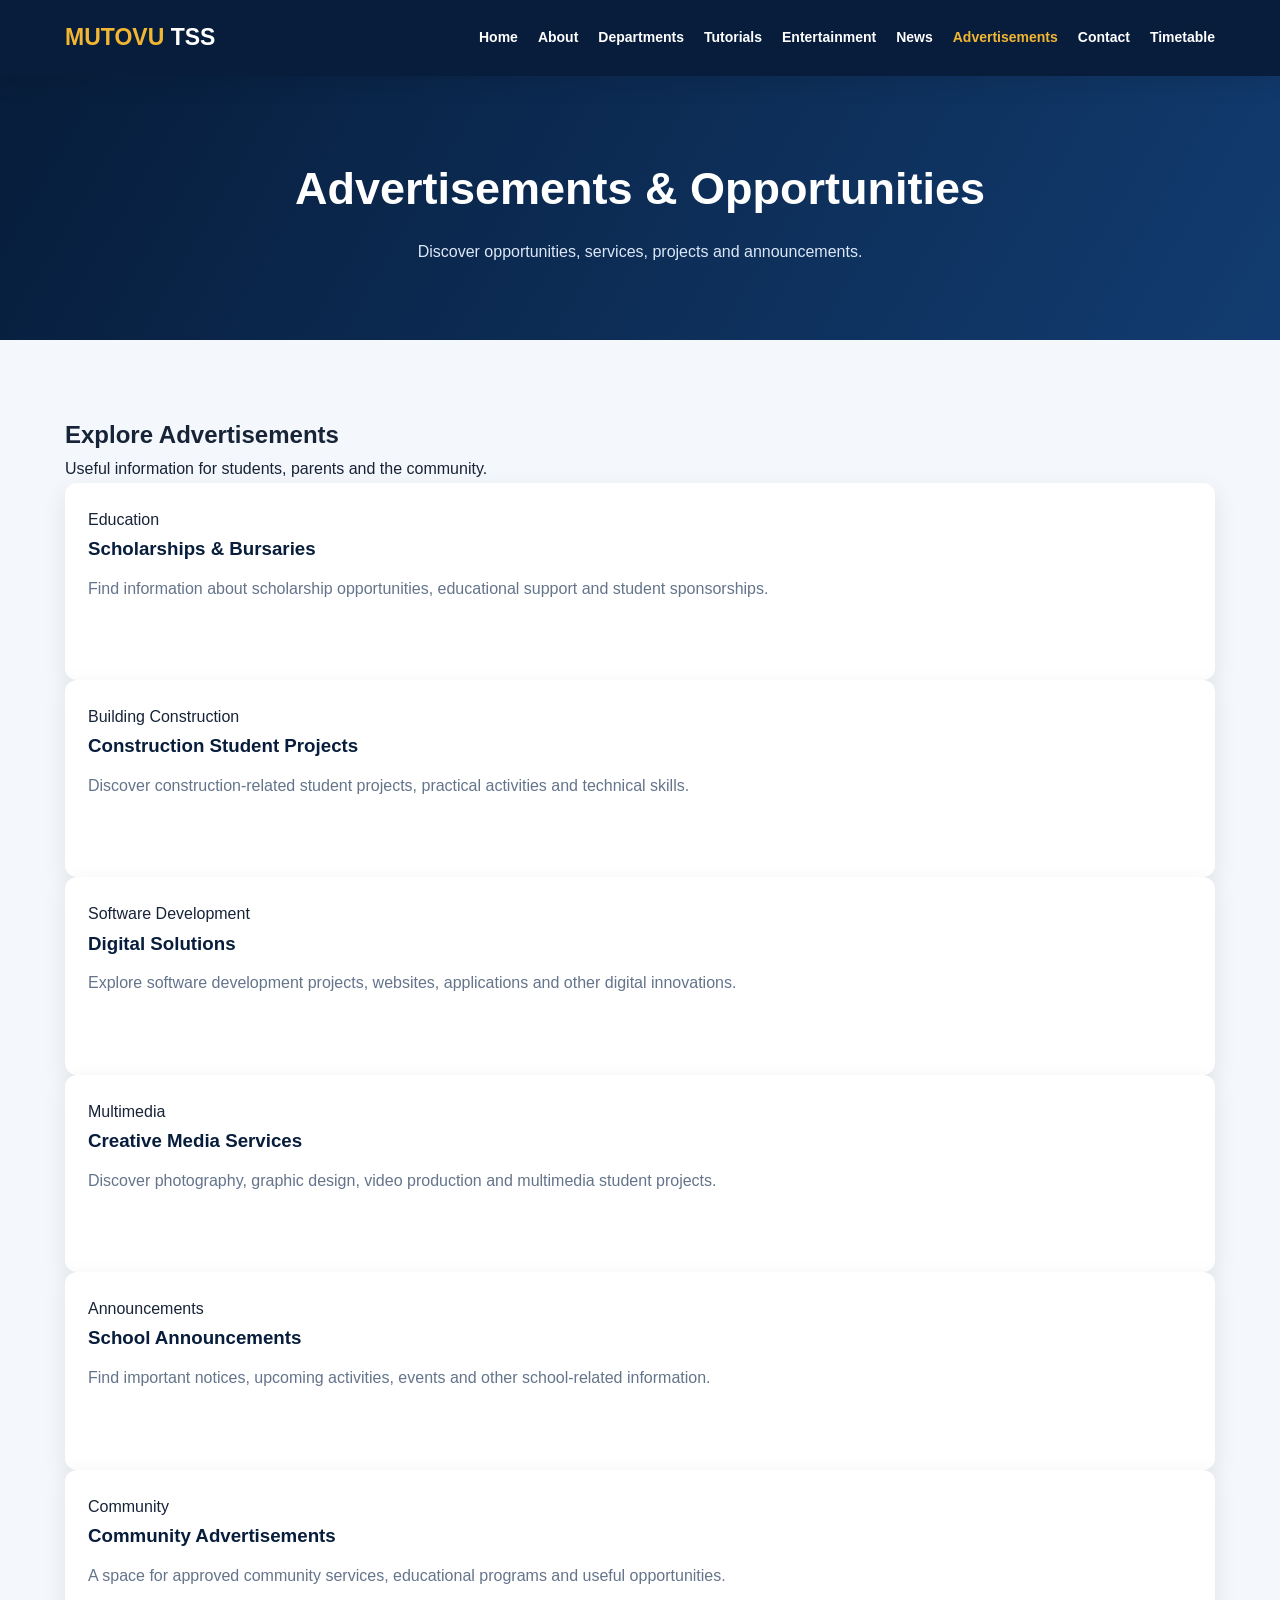
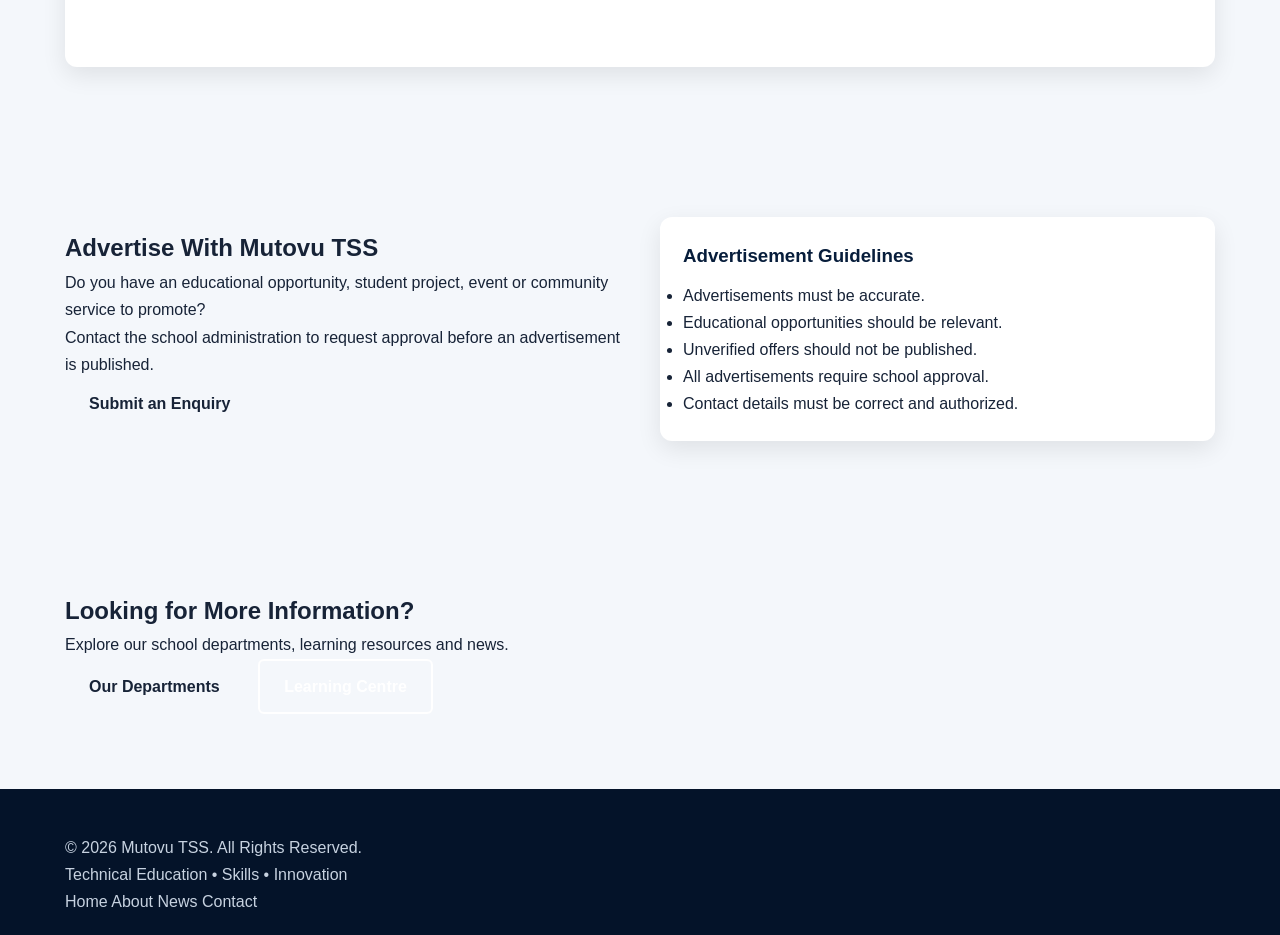
<file: advertisements.html>
<!DOCTYPE html>
<html lang="en">
<head>
    <meta charset="UTF-8">
    <meta name="viewport" content="width=device-width, initial-scale=1.0">
    <meta name="description" content="Advertisements, opportunities and announcements from Mutovu TSS.">
    <title>Advertisements | Mutovu TSS</title>
    <link rel="stylesheet" href="style.css">
    <link rel="icon" type="image/svg+xml" href="favicon.svg">
</head>

<body>

<header class="site-header">
    <div class="container header-content">
        <a href="index.html" class="logo">MUTOVU <span>TSS</span></a>

        <button class="menu-toggle" aria-label="Open navigation menu">
            ☰
        </button>

        <nav>
            
                <a href="index.html">Home</a>
                <a href="about.html">About</a>
                <a href="departments.html">Departments</a>
                <a href="tutorials.html">Tutorials</a>
                <a href="entertainment.html">Entertainment</a>
                <a href="news.html">News</a>
                <a href="advertisements.html">Advertisements</a>
                
                <a href="contact 1.html">Contact</a>
            <a href="timetable.html">Timetable</a>
        </nav>
    </div>
</header>

<main>

    <section class="page-banner">
        <div class="container">
            <h1>Advertisements & Opportunities</h1>
            <p>Discover opportunities, services, projects and announcements.</p>
        </div>
    </section>

    <section class="section">
        <div class="container">
            <div class="section-heading">
                <h2>Explore Advertisements</h2>
                <p>Useful information for students, parents and the community.</p>
            </div>

            <div class="card-grid">

                <article class="card">
                    <div class="card-content">
                        <span class="badge">Education</span>
                        <h3>Scholarships & Bursaries</h3>
                        <p>
                            Find information about scholarship opportunities,
                            educational support and student sponsorships.
                        </p>
                        <a href="contact 1.html" class="btn btn-outline">
                            Request Information
                        </a>
                    </div>
                </article>

                <article class="card">
                    <div class="card-content">
                        <span class="badge">Building Construction</span>
                        <h3>Construction Student Projects</h3>
                        <p>
                            Discover construction-related student projects,
                            practical activities and technical skills.
                        </p>
                        <a href="departments.html" class="btn btn-outline">
                            Explore Department
                        </a>
                    </div>
                </article>

                <article class="card">
                    <div class="card-content">
                        <span class="badge">Software Development</span>
                        <h3>Digital Solutions</h3>
                        <p>
                            Explore software development projects, websites,
                            applications and other digital innovations.
                        </p>
                        <a href="tutorials.html" class="btn btn-outline">
                            Learn More
                        </a>
                    </div>
                </article>

                <article class="card">
                    <div class="card-content">
                        <span class="badge">Multimedia</span>
                        <h3>Creative Media Services</h3>
                        <p>
                            Discover photography, graphic design, video
                            production and multimedia student projects.
                        </p>
                        <a href="departments.html" class="btn btn-outline">
                            Explore Department
                        </a>
                    </div>
                </article>

                <article class="card">
                    <div class="card-content">
                        <span class="badge">Announcements</span>
                        <h3>School Announcements</h3>
                        <p>
                            Find important notices, upcoming activities,
                            events and other school-related information.
                        </p>
                        <a href="news.html" class="btn btn-outline">
                            View School News
                        </a>
                    </div>
                </article>

                <article class="card">
                    <div class="card-content">
                        <span class="badge">Community</span>
                        <h3>Community Advertisements</h3>
                        <p>
                            A space for approved community services,
                            educational programs and useful opportunities.
                        </p>
                        <a href="contact 1.html" class="btn btn-outline">
                            Contact the School
                        </a>
                    </div>
                </article>

            </div>
        </div>
    </section>

    <section class="section section-light">
        <div class="container two-column">
            <div>
                <h2>Advertise With Mutovu TSS</h2>
                <p>
                    Do you have an educational opportunity, student project,
                    event or community service to promote?
                </p>
                <p>
                    Contact the school administration to request approval
                    before an advertisement is published.
                </p>
                <a href="contact 1.html" class="btn">Submit an Enquiry</a>
            </div>

            <div class="card">
                <div class="card-content">
                    <h3>Advertisement Guidelines</h3>
                    <ul>
                        <li>Advertisements must be accurate.</li>
                        <li>Educational opportunities should be relevant.</li>
                        <li>Unverified offers should not be published.</li>
                        <li>All advertisements require school approval.</li>
                        <li>Contact details must be correct and authorized.</li>
                    </ul>
                </div>
            </div>
        </div>
    </section>

    <section class="section">
        <div class="container text-center">
            <h2>Looking for More Information?</h2>
            <p>Explore our school departments, learning resources and news.</p>
            <a href="departments.html" class="btn">Our Departments</a>
            <a href="tutorials.html" class="btn btn-outline">Learning Centre</a>
        </div>
    </section>

</main>

<footer class="site-footer">
    <div class="container">
        <p>&copy; <span class="current-year"></span> Mutovu TSS. All Rights Reserved.</p>
        <p>Technical Education • Skills • Innovation</p>
        <div class="footer-links">
            <a href="index.html">Home</a>
            <a href="about.html">About</a>
            <a href="news.html">News</a>
            <a href="contact 1.html">Contact</a>
        </div>
    </div>
</footer>

<script src="script.js"></script>

</body>
</html>
</file>
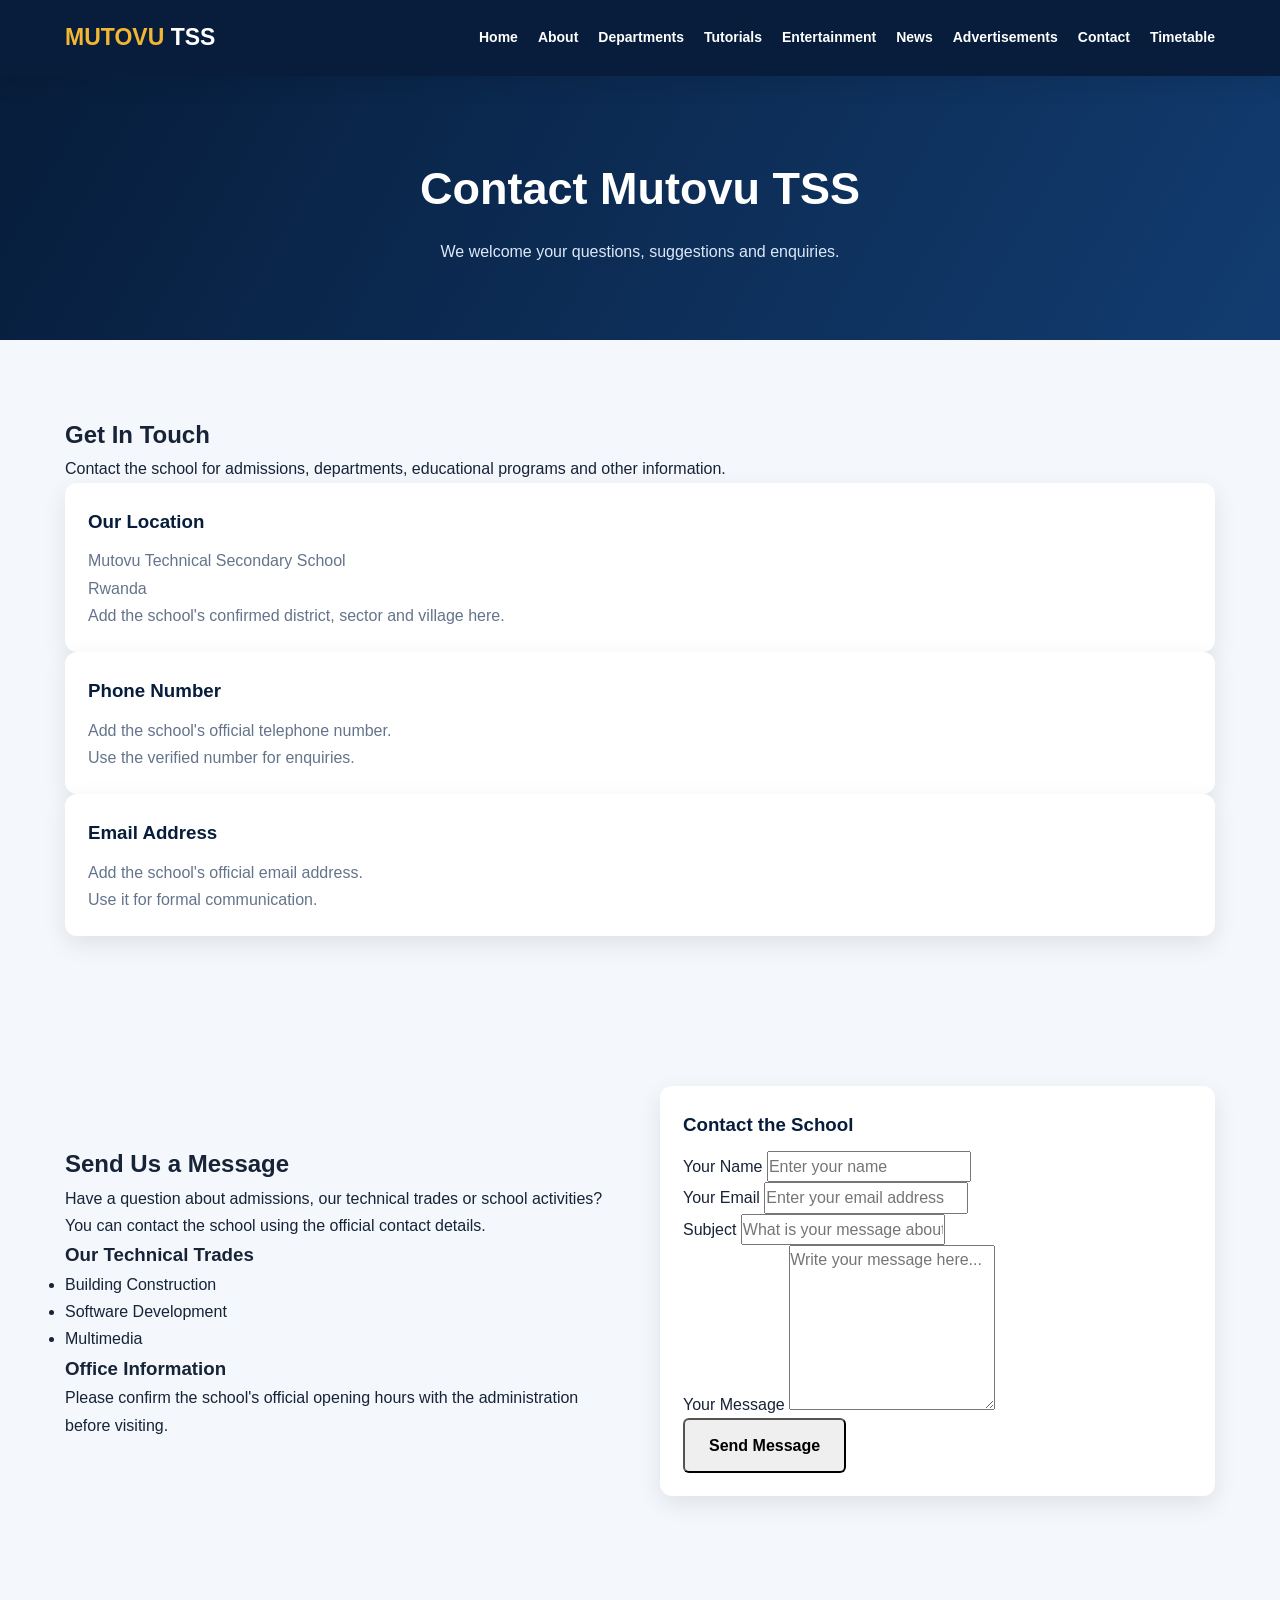
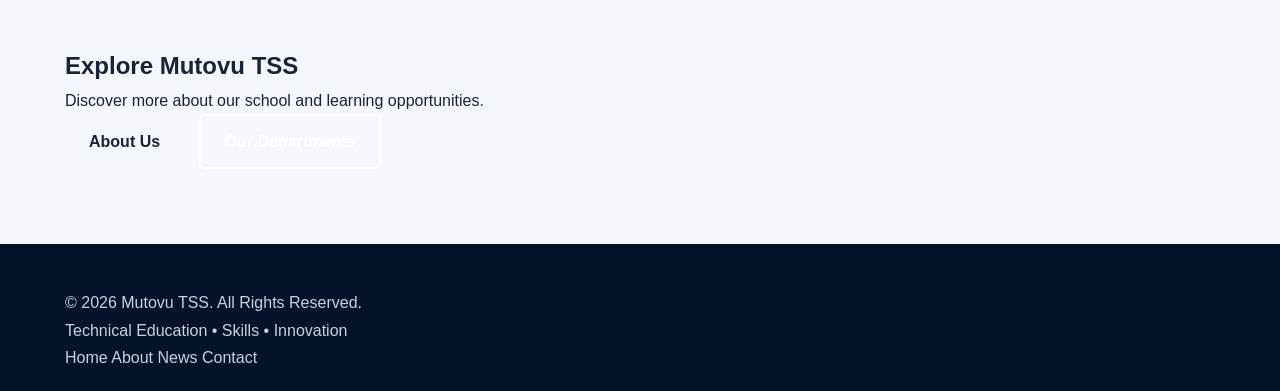
<file: contact 1.html>
<!DOCTYPE html>
<html lang="en">
<head>
    <meta charset="UTF-8">
    <meta name="viewport" content="width=device-width, initial-scale=1.0">
    <meta name="description" content="Contact Mutovu Technical Secondary School for information and enquiries.">
    <title>Contact Us | Mutovu TSS</title>
    <link rel="stylesheet" href="style.css">
    <link rel="icon" type="image/svg+xml" href="favicon.svg">
</head>

<body>

<header class="site-header">
    <div class="container header-content">
        <a href="index.html" class="logo">MUTOVU <span>TSS</span></a>

        <button class="menu-toggle" aria-label="Open navigation menu">
            ☰
        </button>

        <nav>
                <a href="index.html">Home</a>
                <a href="about.html">About</a>
                <a href="departments.html">Departments</a>
                <a href="tutorials.html">Tutorials</a>
                <a href="entertainment.html">Entertainment</a>
                <a href="news.html">News</a>
                <a href="advertisements.html">Advertisements</a>
                
                <a href="contact 1.html">Contact</a>
            <a href="timetable.html">Timetable</a></ul>
        </nav>
    </div>
</header>

<main>

    <section class="page-banner">
        <div class="container">
            <h1>Contact Mutovu TSS</h1>
            <p>We welcome your questions, suggestions and enquiries.</p>
        </div>
    </section>

    <section class="section">
        <div class="container">
            <div class="section-heading">
                <h2>Get In Touch</h2>
                <p>
                    Contact the school for admissions, departments,
                    educational programs and other information.
                </p>
            </div>

            <div class="card-grid">

                <div class="card">
                    <div class="card-content">
                        <h3>Our Location</h3>
                        <p>
                            Mutovu Technical Secondary School<br>
                            Rwanda
                        </p>
                        <p>
                            Add the school's confirmed district,
                            sector and village here.
                        </p>
                    </div>
                </div>

                <div class="card">
                    <div class="card-content">
                        <h3>Phone Number</h3>
                        <p>
                            Add the school's official telephone number.
                        </p>
                        <p>
                            Use the verified number for enquiries.
                        </p>
                    </div>
                </div>

                <div class="card">
                    <div class="card-content">
                        <h3>Email Address</h3>
                        <p>
                            Add the school's official email address.
                        </p>
                        <p>
                            Use it for formal communication.
                        </p>
                    </div>
                </div>

            </div>
        </div>
    </section>

    <section class="section section-light">
        <div class="container two-column">

            <div>
                <h2>Send Us a Message</h2>
                <p>
                    Have a question about admissions, our technical trades
                    or school activities? You can contact the school
                    using the official contact details.
                </p>

                <h3>Our Technical Trades</h3>
                <ul>
                    <li>Building Construction</li>
                    <li>Software Development</li>
                    <li>Multimedia</li>
                </ul>

                <h3>Office Information</h3>
                <p>
                    Please confirm the school's official opening hours
                    with the administration before visiting.
                </p>
            </div>

            <div class="card">
                <div class="card-content">
                    <h3>Contact the School</h3>

                    <form action="https://formspree.io/f/xljbaqnl" method="POST">
                        <label for="name">Your Name</label>
                        <input type="text" id="name" name="name"
                                placeholder="Enter your name" required><br>

                        <label for="email">Your Email</label>
                        <input type="email" id="email" name="email"
                                placeholder="Enter your email address" required><br>

                        <label for="subject">Subject</label>
                        <input type="text" id="subject" name="subject"
                                placeholder="What is your message about?" required><br>

                        <label for="message">Your Message</label>
                        <textarea id="message" name="message" rows="6"
                        placeholder="Write your message here..." required></textarea><br>

                        <button type="submit" class="btn">Send Message</button>
                    </form>
                </div>
            </div>

        </div>
    </section>

    <section class="section">
        <div class="container text-center">
            <h2>Explore Mutovu TSS</h2>
            <p>Discover more about our school and learning opportunities.</p>

            <a href="about.html" class="btn">About Us</a>
            <a href="departments.html" class="btn btn-outline">Our Departments</a>
        </div>
    </section>

</main>

<footer class="site-footer">
    <div class="container">
        <p>&copy; <span class="current-year"></span> Mutovu TSS. All Rights Reserved.</p>
        <p>Technical Education • Skills • Innovation</p>

        <div class="footer-links">
            <a href="index.html">Home</a>
            <a href="about.html">About</a>
            <a href="news.html">News</a>
            <a href="contact 1.html">Contact</a>
        </div>
    </div>
</footer>

<script src="script.js"></script>



</body>
</html>
</file>
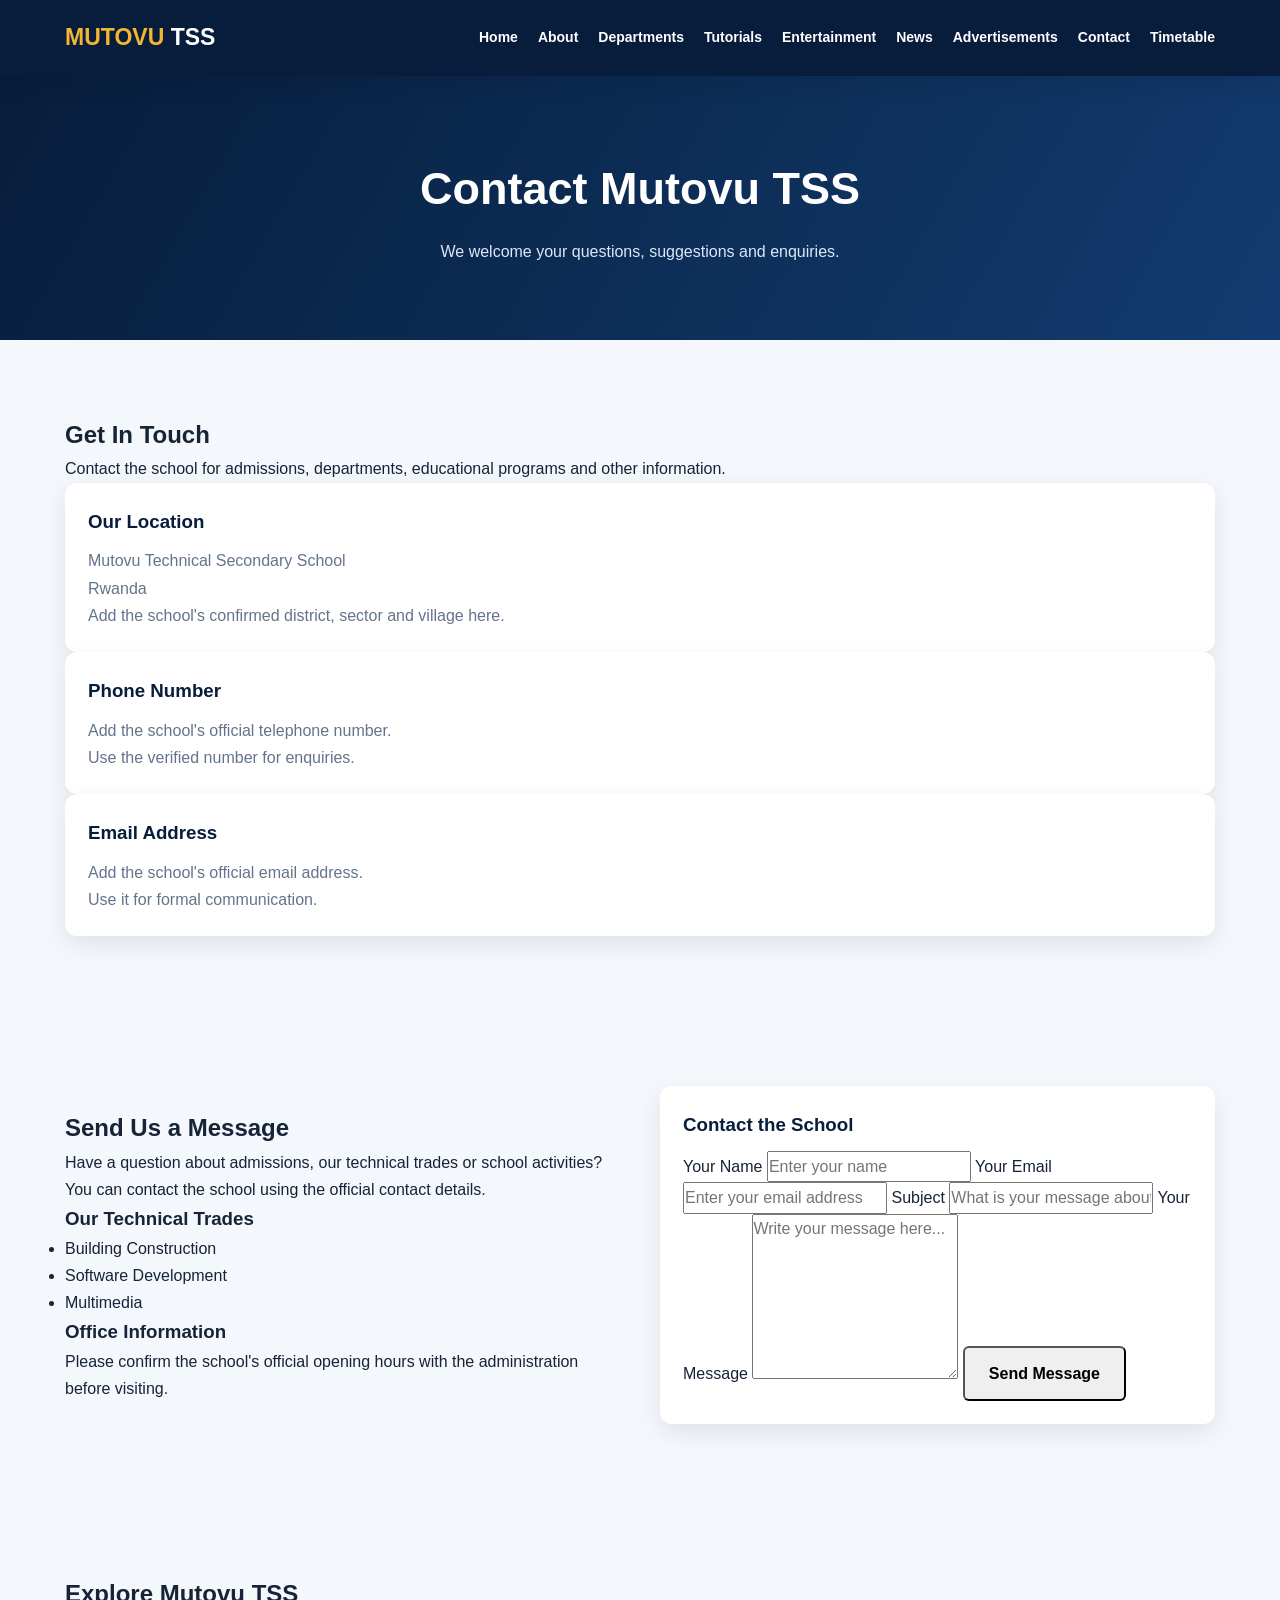
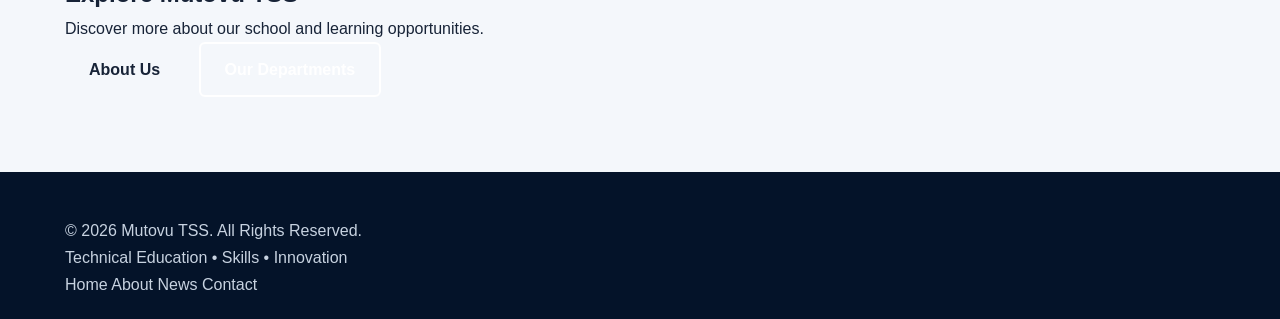
<file: contact_formspree.html>
<!DOCTYPE html>
<html lang="en">
<head>
    <meta charset="UTF-8">
    <meta name="viewport" content="width=device-width, initial-scale=1.0">
    <meta name="description" content="Contact Mutovu Technical Secondary School for information and enquiries.">
    <title>Contact Us | Mutovu TSS</title>
    <link rel="stylesheet" href="style.css">
    <link rel="icon" type="image/svg+xml" href="favicon.svg">
</head>

<body>

<header class="site-header">
    <div class="container header-content">
        <a href="index.html" class="logo">MUTOVU <span>TSS</span></a>

        <button class="menu-toggle" aria-label="Open navigation menu">
            ☰
        </button>

        <nav>
                <a href="index.html">Home</a>
                <a href="about.html">About</a>
                <a href="departments.html">Departments</a>
                <a href="tutorials.html">Tutorials</a>
                <a href="entertainment.html">Entertainment</a>
                <a href="news.html">News</a>
                <a href="advertisements.html">Advertisements</a>
                
                <a href="contact 1.html">Contact</a>
            <a href="timetable.html">Timetable</a></ul>
        </nav>
    </div>
</header>

<main>

    <section class="page-banner">
        <div class="container">
            <h1>Contact Mutovu TSS</h1>
            <p>We welcome your questions, suggestions and enquiries.</p>
        </div>
    </section>

    <section class="section">
        <div class="container">
            <div class="section-heading">
                <h2>Get In Touch</h2>
                <p>
                    Contact the school for admissions, departments,
                    educational programs and other information.
                </p>
            </div>

            <div class="card-grid">

                <div class="card">
                    <div class="card-content">
                        <h3>Our Location</h3>
                        <p>
                            Mutovu Technical Secondary School<br>
                            Rwanda
                        </p>
                        <p>
                            Add the school's confirmed district,
                            sector and village here.
                        </p>
                    </div>
                </div>

                <div class="card">
                    <div class="card-content">
                        <h3>Phone Number</h3>
                        <p>
                            Add the school's official telephone number.
                        </p>
                        <p>
                            Use the verified number for enquiries.
                        </p>
                    </div>
                </div>

                <div class="card">
                    <div class="card-content">
                        <h3>Email Address</h3>
                        <p>
                            Add the school's official email address.
                        </p>
                        <p>
                            Use it for formal communication.
                        </p>
                    </div>
                </div>

            </div>
        </div>
    </section>

    <section class="section section-light">
        <div class="container two-column">

            <div>
                <h2>Send Us a Message</h2>
                <p>
                    Have a question about admissions, our technical trades
                    or school activities? You can contact the school
                    using the official contact details.
                </p>

                <h3>Our Technical Trades</h3>
                <ul>
                    <li>Building Construction</li>
                    <li>Software Development</li>
                    <li>Multimedia</li>
                </ul>

                <h3>Office Information</h3>
                <p>
                    Please confirm the school's official opening hours
                    with the administration before visiting.
                </p>
            </div>

            <div class="card">
                <div class="card-content">
                    <h3>Contact the School</h3>

                    <form action="https://formspree.io/f/xljbaqnl" method="POST">
                        <label for="name">Your Name</label>
                        <input type="text" id="name" name="name"
                                placeholder="Enter your name" required>

                        <label for="email">Your Email</label>
                        <input type="email" id="email" name="email"
                                placeholder="Enter your email address" required>

                        <label for="subject">Subject</label>
                        <input type="text" id="subject" name="subject"
                                placeholder="What is your message about?" required>

                        <label for="message">Your Message</label>
                        <textarea id="message" name="message" rows="6"
                        placeholder="Write your message here..." required></textarea>

                        <button type="submit" class="btn">Send Message</button>
                    </form>
                </div>
            </div>

        </div>
    </section>

    <section class="section">
        <div class="container text-center">
            <h2>Explore Mutovu TSS</h2>
            <p>Discover more about our school and learning opportunities.</p>

            <a href="about.html" class="btn">About Us</a>
            <a href="departments.html" class="btn btn-outline">Our Departments</a>
        </div>
    </section>

</main>

<footer class="site-footer">
    <div class="container">
        <p>&copy; <span class="current-year"></span> Mutovu TSS. All Rights Reserved.</p>
        <p>Technical Education • Skills • Innovation</p>

        <div class="footer-links">
            <a href="index.html">Home</a>
            <a href="about.html">About</a>
            <a href="news.html">News</a>
            <a href="contact 1.html">Contact</a>
        </div>
    </div>
</footer>

<script src="script.js"></script>



</body>
</html>
</file>
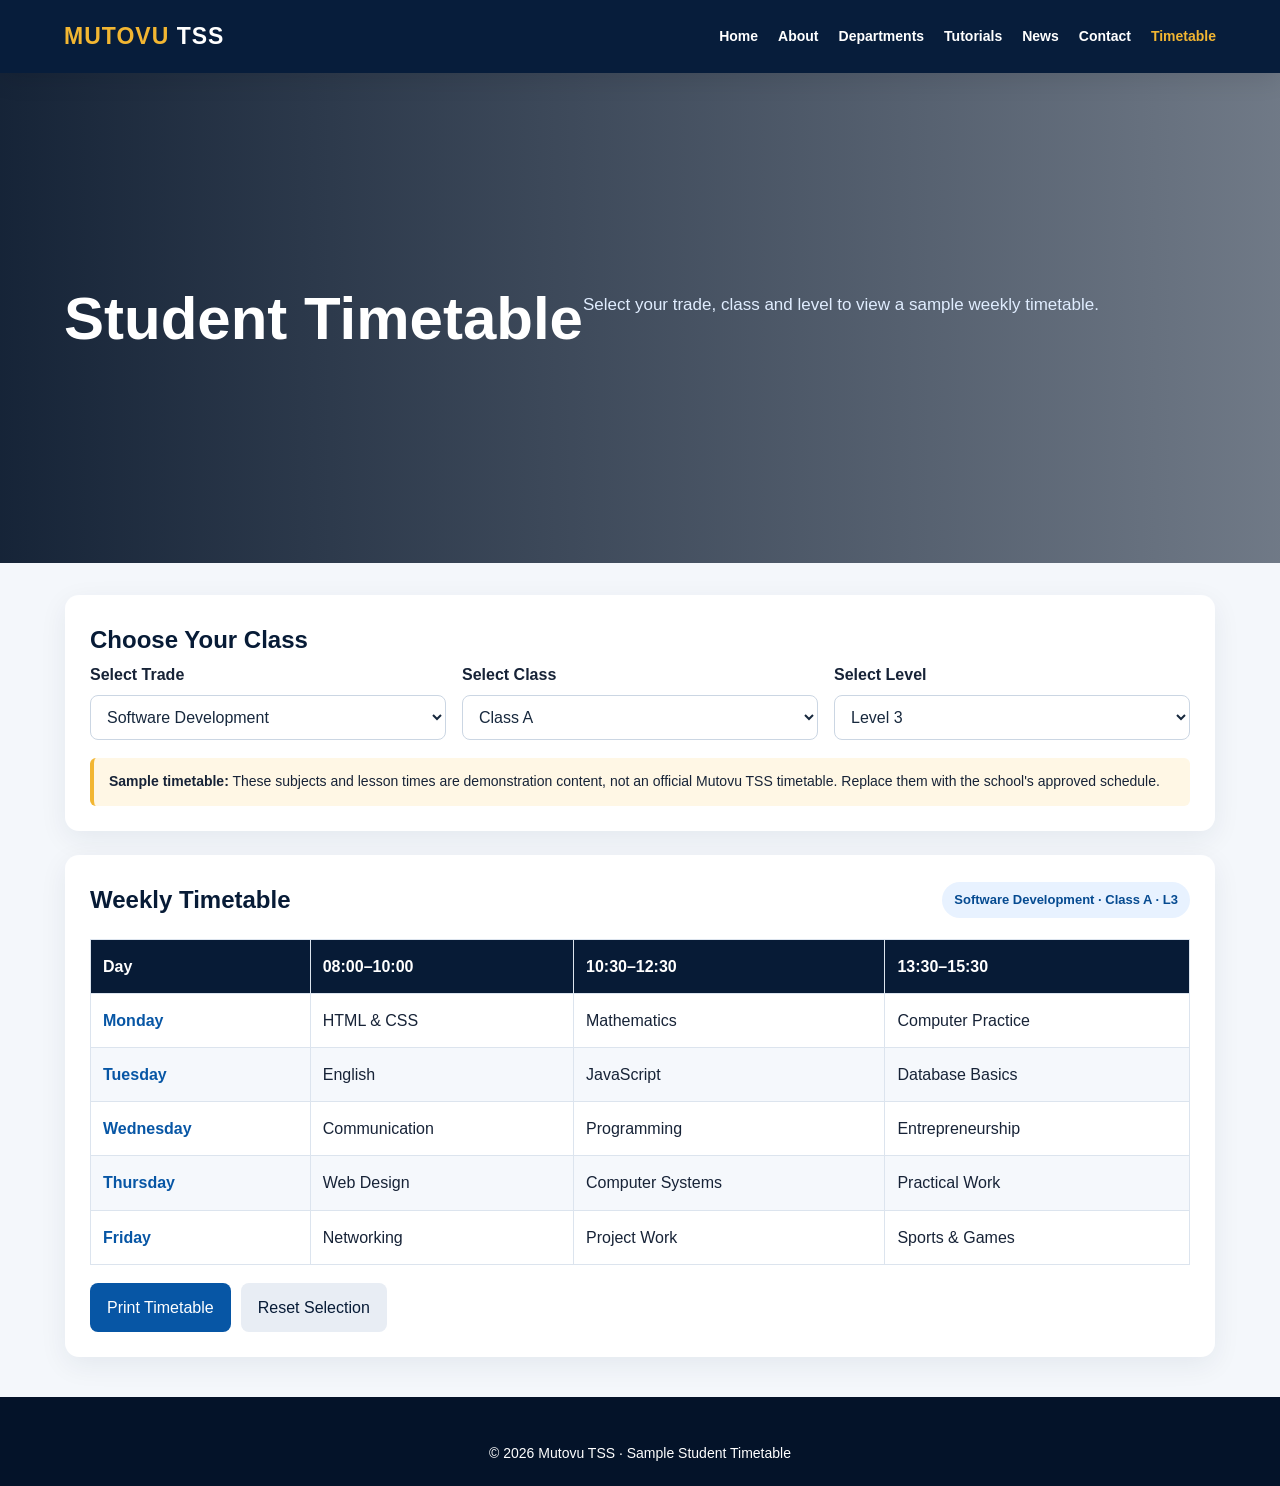
<file: timetable.html>
<!DOCTYPE html>
<html lang="en">
<head>
<meta charset="UTF-8">
<meta name="viewport" content="width=device-width, initial-scale=1.0">
<title>Sample Timetable | Mutovu TSS</title>
<style>
:root{--navy:#071b36;--blue:#0756a5;--gold:#f4b942;--light:#f3f7fc;--ink:#17283d}
*{box-sizing:border-box}
body{margin:0;font-family:Arial,Helvetica,sans-serif;background:var(--light);color:var(--ink);line-height:1.6}
header{background:var(--navy);color:white;padding:17px 5%;display:flex;justify-content:space-between;align-items:center;gap:18px;flex-wrap:wrap}
.logo{font-size:24px;font-weight:800;color:white;text-decoration:none;letter-spacing:1px}
.logo span{color:var(--gold)}
nav{display:flex;gap:17px;flex-wrap:wrap}
nav a{color:#eaf2ff;text-decoration:none;font-size:14px}
nav a:hover{color:var(--gold)}
.hero{background:linear-gradient(120deg,#06264c,#0873bd);color:white;padding:48px 5%;text-align:center}
.hero h1{margin:0 0 8px;font-size:clamp(28px,4vw,42px)}
.hero p{margin:0;color:#e0edff}
main{width:min(1150px,92%);margin:32px auto}
.panel{background:white;padding:25px;border-radius:14px;box-shadow:0 8px 28px #102c4a12;margin-bottom:24px}
.panel h2{margin-top:0;color:var(--navy)}
.filters{display:grid;grid-template-columns:repeat(3,1fr);gap:16px}
label{display:block;font-weight:700;margin-bottom:7px}
select{width:100%;padding:12px;border:1px solid #cbd6e3;border-radius:8px;background:white;font-size:15px;color:var(--ink)}
.notice{background:#fff7e5;border-left:4px solid var(--gold);padding:12px 15px;border-radius:6px;margin:18px 0 0;font-size:14px}
.summary{display:flex;justify-content:space-between;align-items:center;gap:12px;flex-wrap:wrap}
.summary h2{margin:0}
.pill{background:#e8f2ff;color:#064b91;padding:7px 12px;border-radius:30px;font-weight:700;font-size:13px}
.table-wrap{overflow-x:auto;margin-top:18px}
table{width:100%;border-collapse:collapse;min-width:650px}
th,td{padding:13px 12px;border:1px solid #dce4ee;text-align:left}
th{background:var(--navy);color:white}
tbody tr:nth-child(even){background:#f5f8fc}
tbody tr:hover{background:#eaf3ff}
td:first-child{font-weight:700;color:var(--blue);white-space:nowrap}
.actions{display:flex;gap:10px;flex-wrap:wrap;margin-top:18px}
button{border:0;border-radius:8px;padding:11px 17px;font-weight:700;cursor:pointer}
.print{background:var(--blue);color:white}
.reset{background:#e8edf4;color:var(--navy)}
footer{text-align:center;background:var(--navy);color:#d7e3f3;padding:22px;margin-top:40px;font-size:14px}
@media(max-width:700px){.filters{grid-template-columns:1fr}.panel{padding:18px}header{justify-content:center}nav{justify-content:center}}
@media print{header, .hero, .filters-panel, .actions, footer{display:none!important}body{background:white}.panel{box-shadow:none;padding:0}main{width:100%;margin:0}.notice{display:none}}
</style>
    <link rel="stylesheet" href="style.css">
    <link rel="icon" type="image/svg+xml" href="favicon.svg">
</head>
<body>
<header>
  <a class="logo" href="index.html">MUTOVU <span>TSS</span></a>
  <nav>
    <a href="index.html">Home</a>
    <a href="about.html">About</a>
    <a href="departments.html">Departments</a>
    <a href="tutorials.html">Tutorials</a>
    <a href="news.html">News</a>
    <a href="contact 1.html">Contact</a>
  
            <a href="timetable.html">Timetable</a>
</nav>
</header>

<section class="hero">
  <h1>Student Timetable</h1>
  <p>Select your trade, class and level to view a sample weekly timetable.</p>
</section>

<main>
  <section class="panel filters-panel">
    <h2>Choose Your Class</h2>
    <div class="filters">
      <div>
        <label for="trade">Select Trade</label>
        <select id="trade">
          <option value="Software Development">Software Development</option>
          <option value="Building Construction">Building Construction</option>
          <option value="Multimedia Production">Multimedia Production</option>
        </select>
      </div>
      <div>
        <label for="className">Select Class</label>
        <select id="className">
          <option value="A">Class A</option>
          <option value="B">Class B</option>
        </select>
      </div>
      <div>
        <label for="level">Select Level</label>
        <select id="level">
          <option value="L3">Level 3</option>
          <option value="L4">Level 4</option>
          <option value="L5">Level 5</option>
        </select>
      </div>
    </div>
    <p class="notice"><strong>Sample timetable:</strong> These subjects and lesson times are demonstration content, not an official Mutovu TSS timetable. Replace them with the school's approved schedule.</p>
  </section>

  <section class="panel">
    <div class="summary">
      <h2 id="tableTitle">Weekly Timetable</h2>
      <span class="pill" id="classLabel">Software Development · Class A · L3</span>
    </div>
    <div class="table-wrap">
      <table>
        <thead><tr><th>Day</th><th>08:00–10:00</th><th>10:30–12:30</th><th>13:30–15:30</th></tr></thead>
        <tbody id="timetableBody">
          <tr><td>Monday</td><td>HTML & CSS</td><td>Mathematics</td><td>Computer Practice</td></tr>
          <tr><td>Tuesday</td><td>English</td><td>JavaScript</td><td>Database Basics</td></tr>
          <tr><td>Wednesday</td><td>Communication</td><td>Programming</td><td>Entrepreneurship</td></tr>
          <tr><td>Thursday</td><td>Web Design</td><td>Computer Systems</td><td>Practical Work</td></tr>
          <tr><td>Friday</td><td>Networking</td><td>Project Work</td><td>Sports & Games</td></tr>
        </tbody>
      </table>
    </div>
    <div class="actions">
      <button class="print" onclick="window.print()">Print Timetable</button>
      <button class="reset" id="resetBtn" type="button">Reset Selection</button>
    </div>
  </section>
</main>

<footer>© <span id="year"></span> Mutovu TSS · Sample Student Timetable</footer>

<script>
const sampleSubjects = {
  "Software Development": [
    ["HTML & CSS","Mathematics","Computer Practice"],
    ["English","JavaScript","Database Basics"],
    ["Communication","Programming","Entrepreneurship"],
    ["Web Design","Computer Systems","Practical Work"],
    ["Networking","Project Work","Sports & Games"]
  ],
  "Building Construction": [
    ["Technical Drawing","Mathematics","Building Materials"],
    ["English","Construction Practice","Measurement"],
    ["Communication","Site Preparation","Entrepreneurship"],
    ["Building Science","Workshop Practice","Safety"],
    ["Estimation","Project Work","Sports & Games"]
  ],
  "Multimedia Production": [
    ["Graphic Design","English","Computer Practice"],
    ["Photography","Communication","Image Editing"],
    ["Mathematics","Video Production","Entrepreneurship"],
    ["Audio Production","Digital Illustration","Practical Work"],
    ["Animation","Project Work","Sports & Games"]
  ]
};
const days = ["Monday","Tuesday","Wednesday","Thursday","Friday"];
const trade = document.getElementById("trade");
const className = document.getElementById("className");
const level = document.getElementById("level");
const body = document.getElementById("timetableBody");
const label = document.getElementById("classLabel");

function updateTimetable(){
  const selectedTrade = trade.value;
  const lessons = sampleSubjects[selectedTrade];
  body.innerHTML = "";
  days.forEach((day,index)=>{
    const row = document.createElement("tr");
    const dayCell = document.createElement("td");
    dayCell.textContent = day;
    row.appendChild(dayCell);
    lessons[index].forEach(subject=>{
      const cell = document.createElement("td");
      cell.textContent = subject;
      row.appendChild(cell);
    });
    body.appendChild(row);
  });
  label.textContent = `${selectedTrade} · Class ${className.value} · ${level.value}`;
}
[trade,className,level].forEach(control=>control.addEventListener("change",updateTimetable));
document.getElementById("resetBtn").addEventListener("click",()=>{
  trade.value="Software Development";
  className.value="A";
  level.value="L3";
  updateTimetable();
});
document.getElementById("year").textContent=new Date().getFullYear();
updateTimetable();
</script>
    <script src="script.js" defer></script>
</body>
</html>
</file>
<file: style.css>
/* =================================
   MUTOVU TSS - SHARED STYLESHEET
================================= */

:root {
    --primary: #071d3b;
    --secondary: #123c70;
    --gold: #f2b632;
    --white: #ffffff;
    --light: #f4f7fb;
    --dark: #172337;
    --muted: #64748b;
    --shadow: 0 8px 25px rgba(0,0,0,.09);
}

* {
    margin: 0;
    padding: 0;
    box-sizing: border-box;
}

html {
    scroll-behavior: smooth;
}

body {
    font-family: "Segoe UI", Arial, sans-serif;
    background: var(--light);
    color: var(--dark);
    line-height: 1.7;
}

a {
    text-decoration: none;
    color: inherit;
}

img {
    max-width: 100%;
    display: block;
}

.container {
    width: min(1150px, 92%);
    margin: auto;
}

/* HEADER */

header {
    background: var(--primary);
    color: var(--white);
    position: sticky;
    top: 0;
    z-index: 1000;
    box-shadow: var(--shadow);
}

.header-content {
    min-height: 76px;
    display: flex;
    justify-content: space-between;
    align-items: center;
    gap: 20px;
}

.logo {
    font-size: 23px;
    font-weight: 800;
    color: var(--gold);
}

.logo span {
    color: white;
}

nav {
    display: flex;
    align-items: center;
    gap: 20px;
}

nav a {
    color: white;
    font-size: 14px;
    font-weight: 600;
    transition: .3s;
}

nav a:hover,
nav a.active {
    color: var(--gold);
}

/* MOBILE MENU */

.menu-toggle {
    display: none;
    border: 0;
    background: transparent;
    color: white;
    font-size: 28px;
    cursor: pointer;
}

/* HERO */

.hero {
    min-height: 490px;
    display: flex;
    align-items: center;
    color: white;
    background:
      linear-gradient(90deg, rgba(3,18,39,.92), rgba(3,18,39,.55)),
      url("https://images.unsplash.com/photo-1581091226825-a6a2a5aee158?auto=format&fit=crop&w=1600&q=85")
      center/cover;
}

.hero-content {
    max-width: 720px;
    padding: 75px 0;
}

.hero h1 {
    font-size: clamp(36px, 6vw, 60px);
    line-height: 1.15;
    margin: 15px 0;
}

.hero p {
    font-size: 17px;
    margin-bottom: 25px;
}

.hero-label {
    color: var(--gold);
    font-weight: 800;
    letter-spacing: 3px;
}

/* BUTTONS */

.btn {
    display: inline-block;
    padding: 12px 24px;
    border-radius: 6px;
    font-weight: 700;
    transition: .3s;
    cursor: pointer;
}

.btn-primary {
    background: var(--gold);
    color: var(--primary);
}

.btn-primary:hover {
    background: white;
    transform: translateY(-3px);
}

.btn-outline {
    border: 2px solid white;
    color: white;
    margin-left: 10px;
}

.btn-outline:hover {
    background: white;
    color: var(--primary);
}

/* PAGE BANNER */

.page-banner {
    padding: 75px 0;
    text-align: center;
    background: linear-gradient(120deg, var(--primary), var(--secondary));
    color: white;
}

.page-banner h1 {
    font-size: clamp(30px, 5vw, 45px);
}

.page-banner p {
    color: #dce8f7;
    margin-top: 10px;
}

/* SECTIONS */

.section {
    padding: 75px 0;
}

.section-title {
    text-align: center;
    margin-bottom: 40px;
}

.section-title h2 {
    font-size: 32px;
    color: var(--primary);
}

.section-title p {
    color: var(--muted);
    margin-top: 8px;
}

/* CARDS */

.grid {
    display: grid;
    grid-template-columns: repeat(3, 1fr);
    gap: 25px;
}

.card {
    background: white;
    border-radius: 12px;
    overflow: hidden;
    box-shadow: var(--shadow);
    transition: .3s;
}

.card:hover {
    transform: translateY(-7px);
}

.card img {
    width: 100%;
    height: 210px;
    object-fit: cover;
}

.card-content {
    padding: 23px;
}

.card h3 {
    color: var(--primary);
    margin-bottom: 10px;
}

.card p {
    color: var(--muted);
}

/* TWO COLUMN CONTENT */

.two-column {
    display: grid;
    grid-template-columns: 1fr 1fr;
    gap: 40px;
    align-items: center;
}

.two-column img {
    border-radius: 12px;
    box-shadow: var(--shadow);
}

/* STATS */

.stats {
    background: var(--primary);
    color: white;
    padding: 45px 0;
}

.stats-grid {
    display: grid;
    grid-template-columns: repeat(4, 1fr);
    text-align: center;
    gap: 20px;
}

.stat h2 {
    color: var(--gold);
    font-size: 34px;
}

/* FORMS */

.form-box {
    background: white;
    padding: 30px;
    border-radius: 12px;
    box-shadow: var(--shadow);
    max-width: 750px;
    margin: auto;
}

.form-group {
    margin-bottom: 18px;
}

.form-group label {
    display: block;
    font-weight: 700;
    margin-bottom: 7px;
}

.form-group input,
.form-group select,
.form-group textarea {
    width: 100%;
    padding: 13px;
    border: 1px solid #d4dce7;
    border-radius: 6px;
    font: inherit;
}

.form-group textarea {
    min-height: 130px;
    resize: vertical;
}

/* FOOTER */

footer {
    background: #041329;
    color: white;
    padding: 45px 0 20px;
}

.footer-grid {
    display: grid;
    grid-template-columns: repeat(3, 1fr);
    gap: 30px;
    margin-bottom: 30px;
}

footer h3 {
    color: var(--gold);
    margin-bottom: 12px;
}

footer p,
footer a {
    color: #c7d2e0;
}

footer a:hover {
    color: var(--gold);
}

.footer-bottom {
    border-top: 1px solid #304158;
    text-align: center;
    padding-top: 18px;
    font-size: 14px;
}

/* ANIMATIONS */

.fade-in {
    animation: fadeIn .9s ease both;
}

@keyframes fadeIn {
    from {
        opacity: 0;
        transform: translateY(20px);
    }
    to {
        opacity: 1;
        transform: translateY(0);
    }
}

/* RESPONSIVE DESIGN */

@media (max-width: 900px) {
    nav {
        gap: 12px;
    }

    nav a {
        font-size: 12px;
    }

    .grid {
        grid-template-columns: repeat(2, 1fr);
    }
}

@media (max-width: 700px) {
    .header-content {
        flex-wrap: wrap;
        padding: 15px 0;
    }

    .menu-toggle {
        display: block;
    }

    nav {
        display: none;
        width: 100%;
        flex-direction: column;
        align-items: flex-start;
        padding: 15px 0;
    }

    nav.open {
        display: flex;
    }

    nav a {
        font-size: 15px;
        padding: 5px 0;
    }

    .grid,
    .two-column,
    .footer-grid,
    .stats-grid {
        grid-template-columns: 1fr;
    }

    .hero {
        min-height: 420px;
    }

    .btn {
        margin: 5px 0;
    }

    .section {
        padding: 50px 0;
    }
}


/* ===== COMPLETE SITE FINISHING LAYER ===== */
:root {
    --focus-ring: 0 0 0 3px rgba(242, 182, 50, .42);
}
html { scroll-padding-top: 90px; }
body { min-width: 320px; }
header nav a { transition: color .2s ease, background .2s ease; }
header nav a.active { color: var(--gold); font-weight: 700; }
button, input, textarea, select { font: inherit; }
button:focus-visible, a:focus-visible, input:focus-visible,
textarea:focus-visible, select:focus-visible {
    outline: none;
    box-shadow: var(--focus-ring);
    border-radius: 5px;
}
.card, .form-box, .stat {
    transition: transform .22s ease, box-shadow .22s ease;
}
.card:hover { transform: translateY(-4px); box-shadow: 0 14px 34px rgba(7,29,59,.14); }
img { height: auto; }
img[loading="lazy"] { background: #e8eef6; }
[hidden] { display: none !important; }
.search-status, .form-notice {
    margin-top: 12px;
    padding: 11px 14px;
    border-left: 4px solid var(--gold);
    background: #fff8e8;
    color: #49350b;
    border-radius: 6px;
}
input, textarea, select {
    max-width: 100%;
}
textarea { resize: vertical; }
.site-footer a:hover, footer a:hover { color: var(--gold); }
@media (max-width: 820px) {
    header .header-content { position: relative; }
    header nav {
        display: none;
        width: 100%;
        flex-direction: column;
        align-items: stretch;
        gap: 0;
        padding: 10px 0 14px;
    }
    header nav.open { display: flex; }
    header nav a { display: block; padding: 9px 12px; }
    header nav ul { width: 100%; }
    header nav li { list-style: none; }
    .menu-toggle { cursor: pointer; }
    .two-column { grid-template-columns: 1fr; }
}
@media (max-width: 560px) {
    .container { width: min(100% - 30px, 1150px); }
    h1 { font-size: clamp(1.8rem, 8vw, 2.7rem); }
    h2 { font-size: clamp(1.45rem, 6vw, 2rem); }
    .btn { display: inline-flex; justify-content: center; max-width: 100%; }
    .card-grid, .grid, .stats-grid { grid-template-columns: 1fr; }
}
@media (prefers-reduced-motion: reduce) {
    *, *::before, *::after {
        scroll-behavior: auto !important;
        animation-duration: .01ms !important;
        animation-iteration-count: 1 !important;
        transition-duration: .01ms !important;
    }
}
</file>
